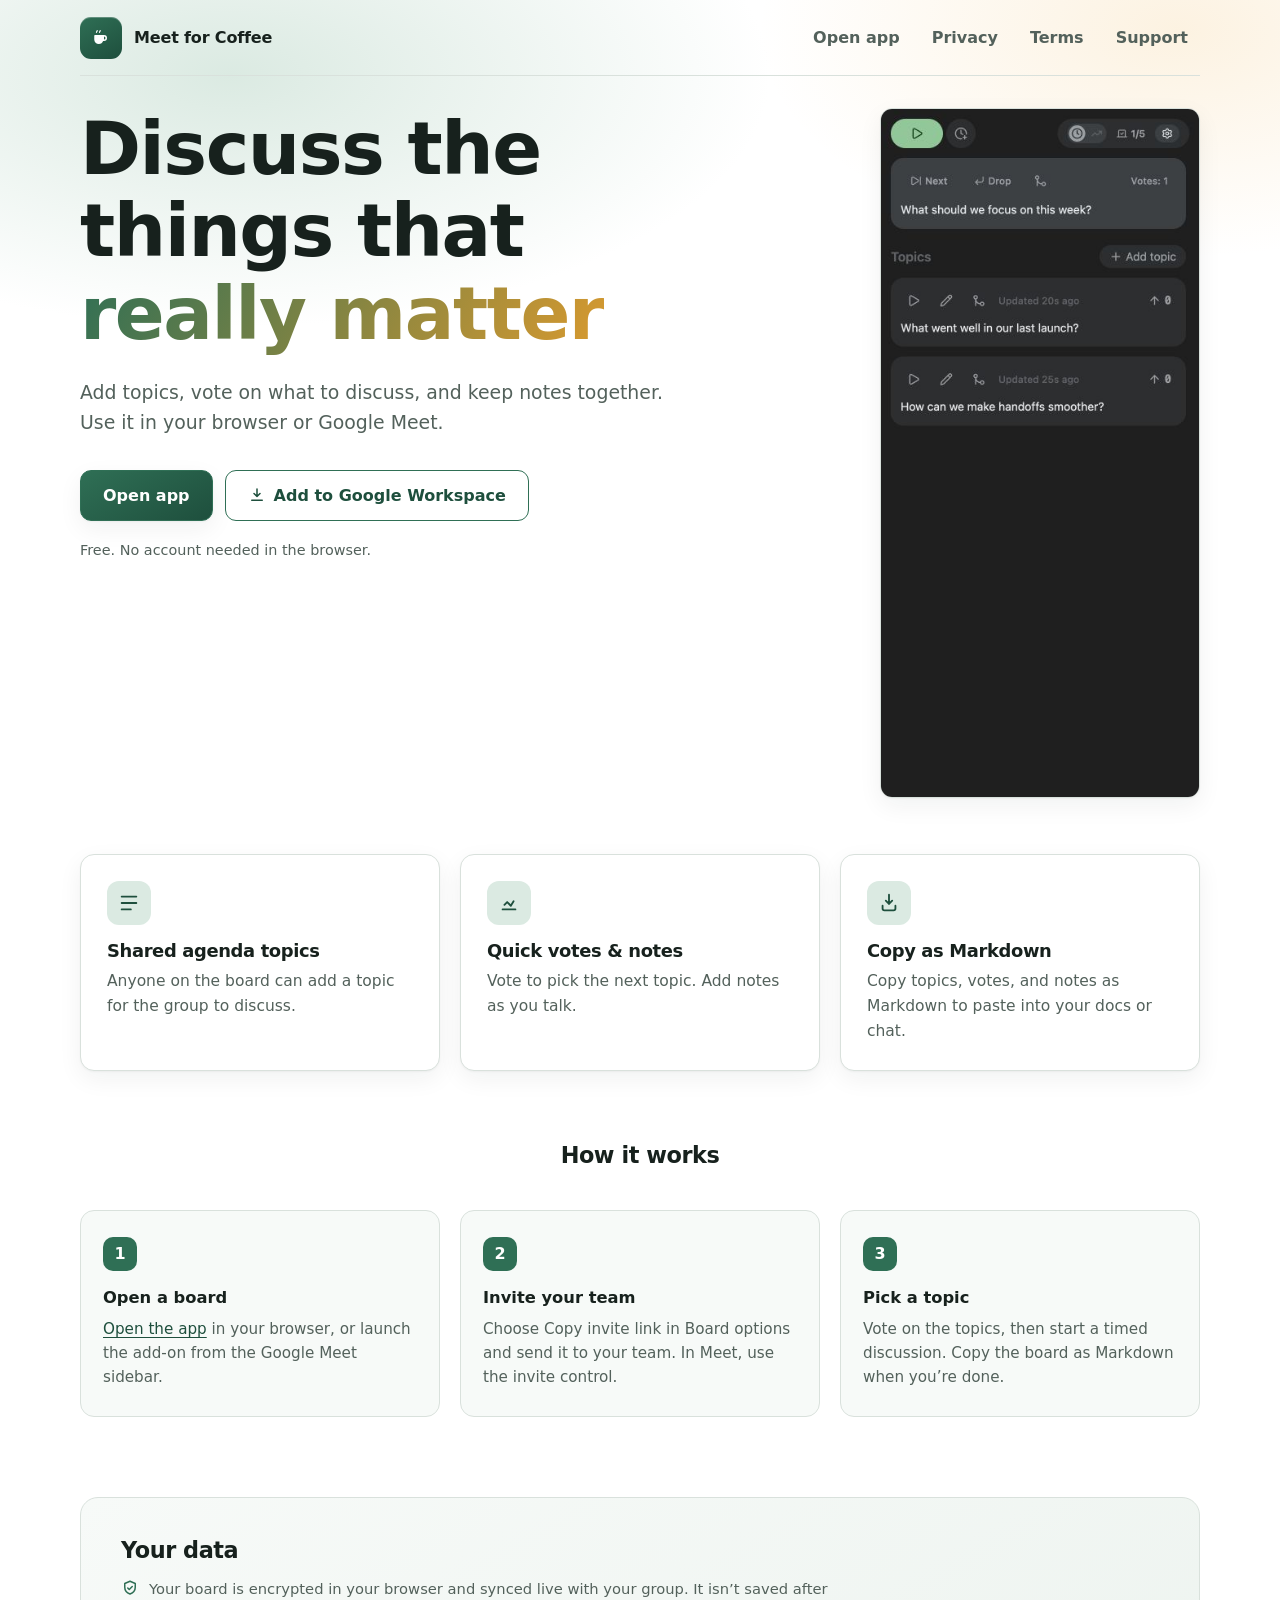
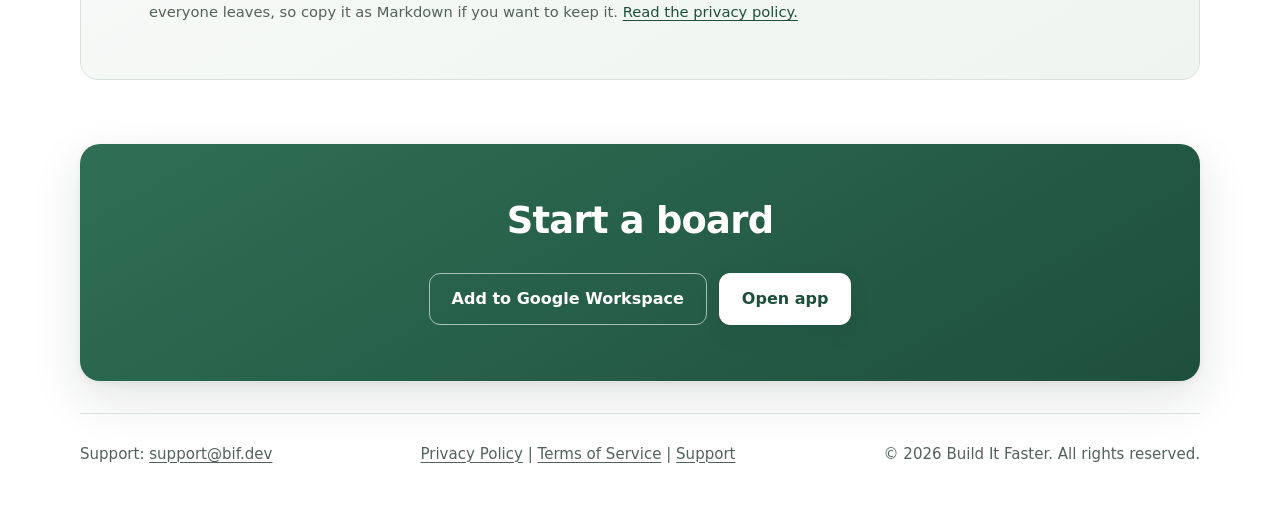
<file: index.html>
<!doctype html>
<html lang="en">
  <head>
    <meta charset="utf-8">
    <meta name="viewport" content="width=device-width, initial-scale=1">
    <meta name="description" content="Free shared agendas, meeting notes, quick votes, and Markdown export. Open Meet for Coffee in your browser or inside Google Meet.">
    <meta name="theme-color" content="#2f6f55">
    <meta property="og:title" content="Meet for Coffee — discuss what actually matters">
    <meta property="og:description" content="Capture agenda topics, notes, and votes in your browser or Google Meet, then export the board as Markdown.">
    <meta property="og:type" content="website">
    <meta property="og:url" content="https://start.coffee/">
    <link rel="canonical" href="https://start.coffee/">
    <title>Meet for Coffee — Shared agendas in your browser &amp; Google Meet</title>
    <script type="module">
      import { installSiteAnalytics } from "./assets/analytics.mjs?v=3.3.3";
      installSiteAnalytics();
    </script>
    <link rel="icon" href="data:image/svg+xml,%3Csvg xmlns='http://www.w3.org/2000/svg' viewBox='0 0 32 32'%3E%3Crect width='32' height='32' rx='8' fill='%232f6f55'/%3E%3Cpath d='M9 12h11a4 4 0 0 1 0 8h-1.2A6 6 0 0 1 13 24h0a6 6 0 0 1-6-6v-5a1 1 0 0 1 1-1h1zm11 2v4a2 2 0 0 0 0-4z' fill='%23fff'/%3E%3C/svg%3E">
    <link rel="stylesheet" href="styles.css?v=20261019">
  </head>
  <body>
    <header class="site-header">
      <a class="brand" href="./" aria-label="Meet for Coffee home">
        <span class="logo" aria-hidden="true">
          <svg viewBox="0 0 32 32" fill="none" xmlns="http://www.w3.org/2000/svg">
            <path d="M9 12h11a4 4 0 0 1 0 8h-1.2A6 6 0 0 1 13 24a6 6 0 0 1-6-6v-5a1 1 0 0 1 1-1h1zm11 2v4a2 2 0 0 0 0-4z" fill="currentColor"/>
            <path d="M11 6c0 1.2-1 1.2-1 2.4M15 6c0 1.2-1 1.2-1 2.4" stroke="currentColor" stroke-width="1.6" stroke-linecap="round"/>
          </svg>
        </span>
        <span>Meet for Coffee</span>
      </a>
      <nav aria-label="Primary navigation">
        <a href="https://app.start.coffee/">Open app</a>
        <a href="./privacy/">Privacy</a>
        <a href="./terms/">Terms</a>
        <a href="./support/">Support</a>
      </nav>
    </header>

    <main>
      <section class="hero">
        <div class="hero-copy">
          <h1>Discuss the things that <span class="accent">really matter</span></h1>
          <p class="lede">Add topics, vote on what to discuss, and keep notes together. Use it in your browser or Google Meet.</p>
          <div class="actions" aria-label="Primary actions">
            <a class="button primary" href="https://app.start.coffee/">Open app</a>
            <a class="button secondary" href="https://workspace.google.com/u/0/marketplace/app/meet_for_coffee/123047162315">
              <svg width="18" height="18" viewBox="0 0 24 24" fill="none" xmlns="http://www.w3.org/2000/svg" aria-hidden="true"><path d="M12 4v10m0 0 4-4m-4 4-4-4M5 19h14" stroke="currentColor" stroke-width="2" stroke-linecap="round" stroke-linejoin="round"/></svg>
              Add to Google Workspace
            </a>
          </div>
          <p class="trust">Free. No account needed in the browser.</p>
        </div>

        <div class="hero-art">
          <figure class="shot">
            <img
              src="assets/standalone-mobile.jpg"
              width="390"
              height="844"
              alt="Meet for Coffee web app on mobile, showing an active discussion, a vote, and two agenda topics"
              fetchpriority="high">
          </figure>
        </div>
      </section>

      <section class="content-grid" aria-label="Features">
        <article>
          <div class="feat-icon" aria-hidden="true">
            <svg viewBox="0 0 24 24" fill="none" xmlns="http://www.w3.org/2000/svg"><path d="M4 5h16M4 12h16M4 19h10" stroke="currentColor" stroke-width="2" stroke-linecap="round"/></svg>
          </div>
          <h2>Shared agenda topics</h2>
          <p>Anyone on the board can add a topic for the group to discuss.</p>
        </article>
        <article>
          <div class="feat-icon" aria-hidden="true">
            <svg viewBox="0 0 24 24" fill="none" xmlns="http://www.w3.org/2000/svg"><path d="M7 14l3-3 4 4 3-5" stroke="currentColor" stroke-width="2" stroke-linecap="round" stroke-linejoin="round"/><path d="M5 19h14" stroke="currentColor" stroke-width="2" stroke-linecap="round"/></svg>
          </div>
          <h2>Quick votes &amp; notes</h2>
          <p>Vote to pick the next topic. Add notes as you talk.</p>
        </article>
        <article>
          <div class="feat-icon" aria-hidden="true">
            <svg viewBox="0 0 24 24" fill="none" xmlns="http://www.w3.org/2000/svg"><path d="M12 3v10m0 0 3.5-3.5M12 13 8.5 9.5" stroke="currentColor" stroke-width="2" stroke-linecap="round" stroke-linejoin="round"/><path d="M5 15v3a2 2 0 0 0 2 2h10a2 2 0 0 0 2-2v-3" stroke="currentColor" stroke-width="2" stroke-linecap="round"/></svg>
          </div>
          <h2>Copy as Markdown</h2>
          <p>Copy topics, votes, and notes as Markdown to paste into your docs or chat.</p>
        </article>
      </section>

      <section class="section" aria-labelledby="how-it-works">
        <div class="section-head">
          <h2 id="how-it-works">How it works</h2>
        </div>
        <div class="steps">
          <div class="step">
            <h3>Open a board</h3>
            <p><a href="https://app.start.coffee/">Open the app</a> in your browser, or launch the add-on from the Google Meet sidebar.</p>
          </div>
          <div class="step">
            <h3>Invite your team</h3>
            <p>Choose Copy invite link in Board options and send it to your team. In Meet, use the invite control.</p>
          </div>
          <div class="step">
            <h3>Pick a topic</h3>
            <p>Vote on the topics, then start a timed discussion. Copy the board as Markdown when you’re done.</p>
          </div>
        </div>
      </section>

      <section class="plain-section" aria-labelledby="about">
        <h2 id="about">Your data</h2>
        <p class="data-note">
          <svg viewBox="0 0 24 24" fill="none" xmlns="http://www.w3.org/2000/svg" aria-hidden="true"><path d="M12 3l7 3v5c0 4.5-3 7.5-7 9-4-1.5-7-4.5-7-9V6l7-3z" stroke="currentColor" stroke-width="2" stroke-linejoin="round"/><path d="M9 12l2 2 4-4" stroke="currentColor" stroke-width="2" stroke-linecap="round" stroke-linejoin="round"/></svg>
          <span>Your board is encrypted in your browser and synced live with your group. It isn’t saved after everyone leaves, so copy it as Markdown if you want to keep it. <a href="./privacy/">Read the privacy policy.</a></span>
        </p>
      </section>

      <section class="cta" aria-labelledby="cta-title">
        <h2 id="cta-title">Start a board</h2>
        <div class="actions" style="justify-content:center">
          <a class="button secondary" href="https://workspace.google.com/u/0/marketplace/app/meet_for_coffee/123047162315">Add to Google Workspace</a>
          <a class="button primary" href="https://app.start.coffee/">Open app</a>
        </div>
      </section>
    </main>

    <footer class="site-footer">
      <p>Support: <a href="mailto:support@bif.dev">support@bif.dev</a></p>
      <p>
        <a href="./privacy/">Privacy Policy</a>
        <span aria-hidden="true">|</span>
        <a href="./terms/">Terms of Service</a>
        <span aria-hidden="true">|</span>
        <a href="./support/">Support</a>
      </p>
      <p>&copy; 2026 Build It Faster. All rights reserved.</p>
    </footer>
  </body>
</html>
</file>
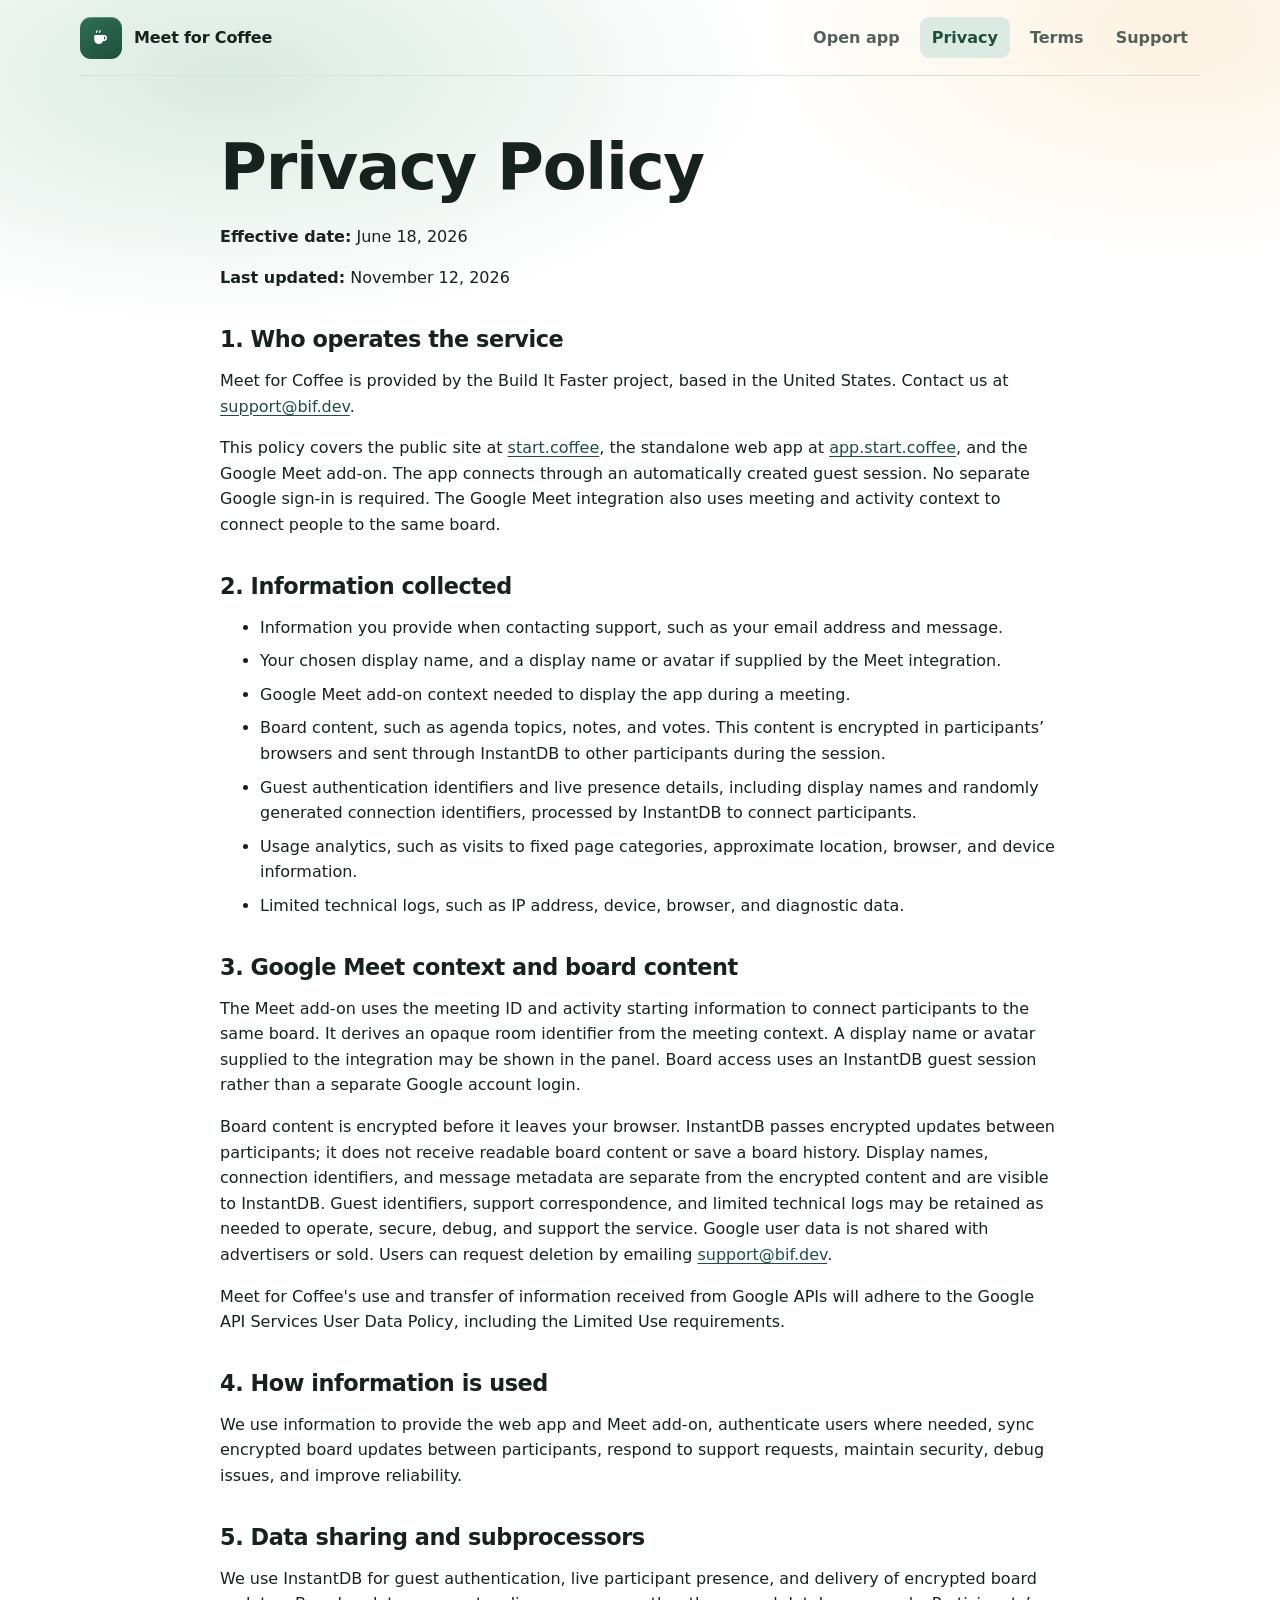
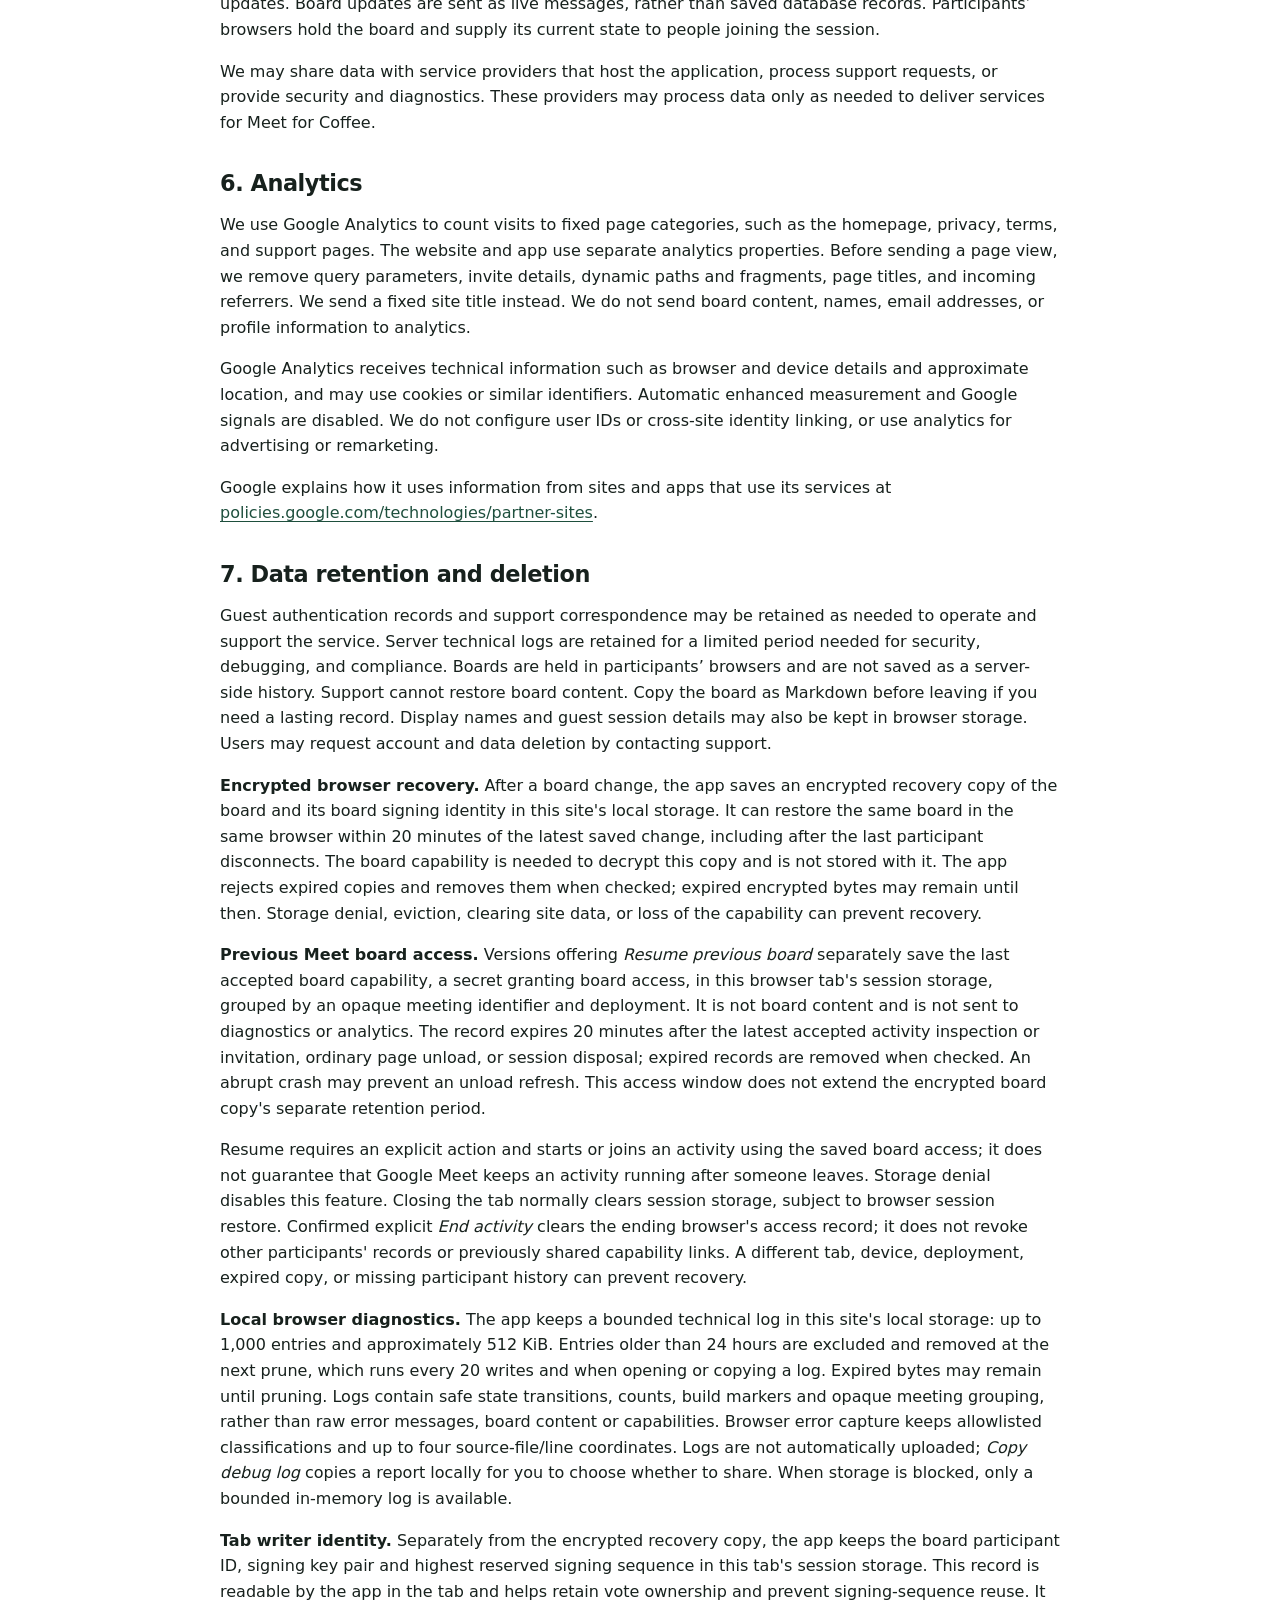
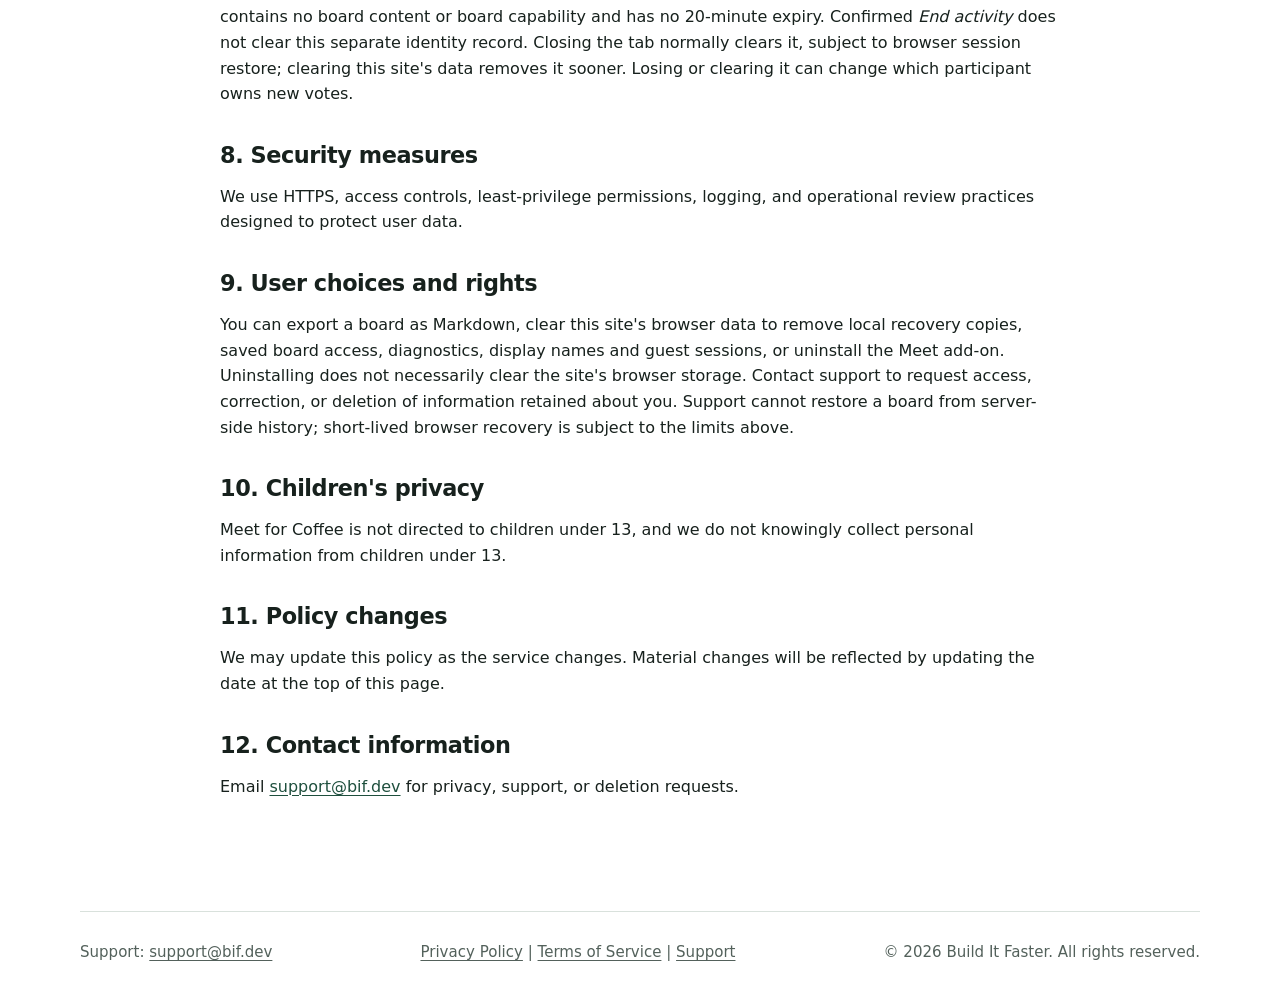
<file: privacy/index.html>
<!doctype html>
<html lang="en">
  <head>
    <meta charset="utf-8">
    <meta name="viewport" content="width=device-width, initial-scale=1">
    <meta name="description" content="Meet for Coffee privacy policy.">
    <link rel="canonical" href="https://start.coffee/privacy/">
    <title>Privacy Policy | Meet for Coffee</title>
    <script type="module">
      import { installSiteAnalytics } from "../assets/analytics.mjs?v=3.3.3";
      installSiteAnalytics();
    </script>
    <link rel="stylesheet" href="../styles.css?v=20261019">
  </head>
  <body>
    <header class="site-header">
      <a class="brand" href="../" aria-label="Meet for Coffee home">
        <span class="logo" aria-hidden="true">
          <svg viewBox="0 0 32 32" fill="none" xmlns="http://www.w3.org/2000/svg">
            <path d="M9 12h11a4 4 0 0 1 0 8h-1.2A6 6 0 0 1 13 24a6 6 0 0 1-6-6v-5a1 1 0 0 1 1-1h1zm11 2v4a2 2 0 0 0 0-4z" fill="currentColor"/>
            <path d="M11 6c0 1.2-1 1.2-1 2.4M15 6c0 1.2-1 1.2-1 2.4" stroke="currentColor" stroke-width="1.6" stroke-linecap="round"/>
          </svg>
        </span>
        <span>Meet for Coffee</span>
      </a>
      <nav aria-label="Primary navigation">
        <a href="https://app.start.coffee/">Open app</a>
        <a href="../privacy/" aria-current="page">Privacy</a>
        <a href="../terms/">Terms</a>
        <a href="../support/">Support</a>
      </nav>
    </header>

    <main class="policy">
      <h1>Privacy Policy</h1>
      <p><strong>Effective date:</strong> June 18, 2026</p>
      <p><strong>Last updated:</strong> November 12, 2026</p>

      <h2>1. Who operates the service</h2>
      <p>Meet for Coffee is provided by the Build It Faster project, based in the United States. Contact us at <a href="mailto:support@bif.dev">support@bif.dev</a>.</p>

      <p>This policy covers the public site at <a href="https://start.coffee/">start.coffee</a>, the standalone web app at <a href="https://app.start.coffee/">app.start.coffee</a>, and the Google Meet add-on. The app connects through an automatically created guest session. No separate Google sign-in is required. The Google Meet integration also uses meeting and activity context to connect people to the same board.</p>

      <h2>2. Information collected</h2>
      <ul>
        <li>Information you provide when contacting support, such as your email address and message.</li>
        <li>Your chosen display name, and a display name or avatar if supplied by the Meet integration.</li>
        <li>Google Meet add-on context needed to display the app during a meeting.</li>
        <li>Board content, such as agenda topics, notes, and votes. This content is encrypted in participants’ browsers and sent through InstantDB to other participants during the session.</li>
        <li>Guest authentication identifiers and live presence details, including display names and randomly generated connection identifiers, processed by InstantDB to connect participants.</li>
        <li>Usage analytics, such as visits to fixed page categories, approximate location, browser, and device information.</li>
        <li>Limited technical logs, such as IP address, device, browser, and diagnostic data.</li>
      </ul>

      <h2>3. Google Meet context and board content</h2>
      <p>The Meet add-on uses the meeting ID and activity starting information to connect participants to the same board. It derives an opaque room identifier from the meeting context. A display name or avatar supplied to the integration may be shown in the panel. Board access uses an InstantDB guest session rather than a separate Google account login.</p>
      <p>Board content is encrypted before it leaves your browser. InstantDB passes encrypted updates between participants; it does not receive readable board content or save a board history. Display names, connection identifiers, and message metadata are separate from the encrypted content and are visible to InstantDB. Guest identifiers, support correspondence, and limited technical logs may be retained as needed to operate, secure, debug, and support the service. Google user data is not shared with advertisers or sold. Users can request deletion by emailing <a href="mailto:support@bif.dev">support@bif.dev</a>.</p>
      <p>Meet for Coffee's use and transfer of information received from Google APIs will adhere to the Google API Services User Data Policy, including the Limited Use requirements.</p>

      <h2>4. How information is used</h2>
      <p>We use information to provide the web app and Meet add-on, authenticate users where needed, sync encrypted board updates between participants, respond to support requests, maintain security, debug issues, and improve reliability.</p>

      <h2>5. Data sharing and subprocessors</h2>
      <p>We use InstantDB for guest authentication, live participant presence, and delivery of encrypted board updates. Board updates are sent as live messages, rather than saved database records. Participants’ browsers hold the board and supply its current state to people joining the session.</p>
      <p>We may share data with service providers that host the application, process support requests, or provide security and diagnostics. These providers may process data only as needed to deliver services for Meet for Coffee.</p>

      <h2>6. Analytics</h2>
      <p>We use Google Analytics to count visits to fixed page categories, such as the homepage, privacy, terms, and support pages. The website and app use separate analytics properties. Before sending a page view, we remove query parameters, invite details, dynamic paths and fragments, page titles, and incoming referrers. We send a fixed site title instead. We do not send board content, names, email addresses, or profile information to analytics.
      </p>
      <p>Google Analytics receives technical information such as browser and device details and approximate location, and may use cookies or similar identifiers. Automatic enhanced measurement and Google signals are disabled. We do not configure user IDs or cross-site identity linking, or use analytics for advertising or remarketing.</p>
      <p>Google explains how it uses information from sites and apps that use its services at <a href="https://policies.google.com/technologies/partner-sites">policies.google.com/technologies/partner-sites</a>.</p>

      <h2>7. Data retention and deletion</h2>
      <p>Guest authentication records and support correspondence may be retained as needed to operate and support the service. Server technical logs are retained for a limited period needed for security, debugging, and compliance. Boards are held in participants’ browsers and are not saved as a server-side history. Support cannot restore board content. Copy the board as Markdown before leaving if you need a lasting record. Display names and guest session details may also be kept in browser storage. Users may request account and data deletion by contacting support.</p>
      <p><strong>Encrypted browser recovery.</strong> After a board change, the app saves an encrypted recovery copy of the board and its board signing identity in this site's local storage. It can restore the same board in the same browser within 20 minutes of the latest saved change, including after the last participant disconnects. The board capability is needed to decrypt this copy and is not stored with it. The app rejects expired copies and removes them when checked; expired encrypted bytes may remain until then. Storage denial, eviction, clearing site data, or loss of the capability can prevent recovery.</p>
      <p><strong>Previous Meet board access.</strong> Versions offering <em>Resume previous board</em> separately save the last accepted board capability, a secret granting board access, in this browser tab's session storage, grouped by an opaque meeting identifier and deployment. It is not board content and is not sent to diagnostics or analytics. The record expires 20 minutes after the latest accepted activity inspection or invitation, ordinary page unload, or session disposal; expired records are removed when checked. An abrupt crash may prevent an unload refresh. This access window does not extend the encrypted board copy's separate retention period.</p>
      <p>Resume requires an explicit action and starts or joins an activity using the saved board access; it does not guarantee that Google Meet keeps an activity running after someone leaves. Storage denial disables this feature. Closing the tab normally clears session storage, subject to browser session restore. Confirmed explicit <em>End activity</em> clears the ending browser's access record; it does not revoke other participants' records or previously shared capability links. A different tab, device, deployment, expired copy, or missing participant history can prevent recovery.</p>
      <p><strong>Local browser diagnostics.</strong> The app keeps a bounded technical log in this site's local storage: up to 1,000 entries and approximately 512 KiB. Entries older than 24 hours are excluded and removed at the next prune, which runs every 20 writes and when opening or copying a log. Expired bytes may remain until pruning. Logs contain safe state transitions, counts, build markers and opaque meeting grouping, rather than raw error messages, board content or capabilities. Browser error capture keeps allowlisted classifications and up to four source-file/line coordinates. Logs are not automatically uploaded; <em>Copy debug log</em> copies a report locally for you to choose whether to share. When storage is blocked, only a bounded in-memory log is available.</p>

      <p><strong>Tab writer identity.</strong> Separately from the encrypted recovery copy, the app keeps the board participant ID, signing key pair and highest reserved signing sequence in this tab's session storage. This record is readable by the app in the tab and helps retain vote ownership and prevent signing-sequence reuse. It contains no board content or board capability and has no 20-minute expiry. Confirmed <em>End activity</em> does not clear this separate identity record. Closing the tab normally clears it, subject to browser session restore; clearing this site's data removes it sooner. Losing or clearing it can change which participant owns new votes.</p>

      <h2>8. Security measures</h2>
      <p>We use HTTPS, access controls, least-privilege permissions, logging, and operational review practices designed to protect user data.</p>

      <h2>9. User choices and rights</h2>
      <p>You can export a board as Markdown, clear this site's browser data to remove local recovery copies, saved board access, diagnostics, display names and guest sessions, or uninstall the Meet add-on. Uninstalling does not necessarily clear the site's browser storage. Contact support to request access, correction, or deletion of information retained about you. Support cannot restore a board from server-side history; short-lived browser recovery is subject to the limits above.</p>

      <h2>10. Children's privacy</h2>
      <p>Meet for Coffee is not directed to children under 13, and we do not knowingly collect personal information from children under 13.</p>

      <h2>11. Policy changes</h2>
      <p>We may update this policy as the service changes. Material changes will be reflected by updating the date at the top of this page.</p>

      <h2>12. Contact information</h2>
      <p>Email <a href="mailto:support@bif.dev">support@bif.dev</a> for privacy, support, or deletion requests.</p>
    </main>

    <footer class="site-footer">
      <p>Support: <a href="mailto:support@bif.dev">support@bif.dev</a></p>
      <p>
        <a href="../privacy/">Privacy Policy</a>
        <span aria-hidden="true">|</span>
        <a href="../terms/">Terms of Service</a>
        <span aria-hidden="true">|</span>
        <a href="../support/">Support</a>
      </p>
      <p>&copy; 2026 Build It Faster. All rights reserved.</p>
    </footer>
  </body>
</html>
</file>
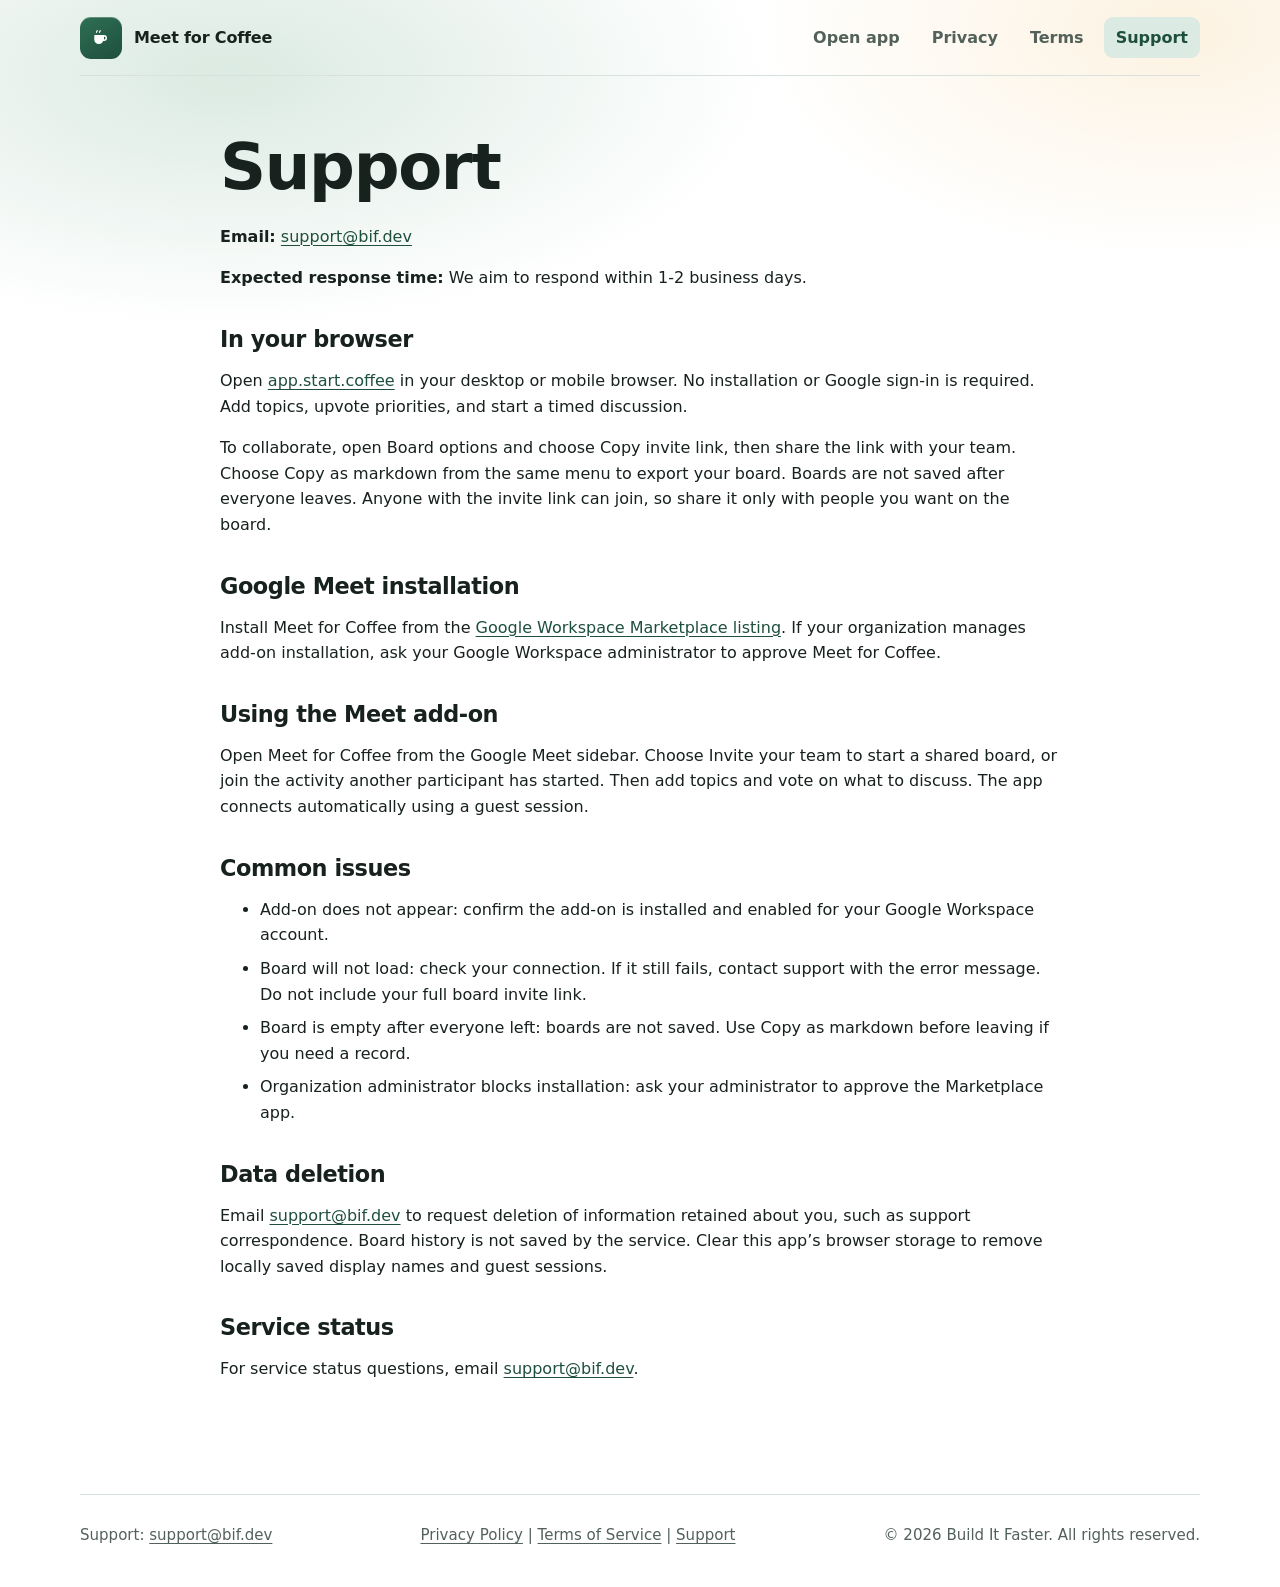
<file: support/index.html>
<!doctype html>
<html lang="en">
  <head>
    <meta charset="utf-8">
    <meta name="viewport" content="width=device-width, initial-scale=1">
    <meta name="description" content="Meet for Coffee support and setup help.">
    <link rel="canonical" href="https://start.coffee/support/">
    <title>Support | Meet for Coffee</title>
    <script type="module">
      import { installSiteAnalytics } from "../assets/analytics.mjs?v=3.3.3";
      installSiteAnalytics();
    </script>
    <link rel="stylesheet" href="../styles.css?v=20261019">
  </head>
  <body>
    <header class="site-header">
      <a class="brand" href="../" aria-label="Meet for Coffee home">
        <span class="logo" aria-hidden="true">
          <svg viewBox="0 0 32 32" fill="none" xmlns="http://www.w3.org/2000/svg">
            <path d="M9 12h11a4 4 0 0 1 0 8h-1.2A6 6 0 0 1 13 24a6 6 0 0 1-6-6v-5a1 1 0 0 1 1-1h1zm11 2v4a2 2 0 0 0 0-4z" fill="currentColor"/>
            <path d="M11 6c0 1.2-1 1.2-1 2.4M15 6c0 1.2-1 1.2-1 2.4" stroke="currentColor" stroke-width="1.6" stroke-linecap="round"/>
          </svg>
        </span>
        <span>Meet for Coffee</span>
      </a>
      <nav aria-label="Primary navigation">
        <a href="https://app.start.coffee/">Open app</a>
        <a href="../privacy/">Privacy</a>
        <a href="../terms/">Terms</a>
        <a href="../support/" aria-current="page">Support</a>
      </nav>
    </header>

    <main class="policy">
      <h1>Support</h1>
      <p><strong>Email:</strong> <a href="mailto:support@bif.dev">support@bif.dev</a></p>
      <p><strong>Expected response time:</strong> We aim to respond within 1-2 business days.</p>

      <h2 id="using-the-web-app">In your browser</h2>
      <p>Open <a href="https://app.start.coffee/">app.start.coffee</a> in your desktop or mobile browser. No installation or Google sign-in is required. Add topics, upvote priorities, and start a timed discussion.</p>
      <p>To collaborate, open Board options and choose Copy invite link, then share the link with your team. Choose Copy as markdown from the same menu to export your board. Boards are not saved after everyone leaves. Anyone with the invite link can join, so share it only with people you want on the board.</p>

      <h2 id="installation">Google Meet installation</h2>
      <p>Install Meet for Coffee from the <a href="https://workspace.google.com/u/0/marketplace/app/meet_for_coffee/123047162315">Google Workspace Marketplace listing</a>. If your organization manages add-on installation, ask your Google Workspace administrator to approve Meet for Coffee.</p>

      <h2 id="using-the-meet-add-on">Using the Meet add-on</h2>
      <p>Open Meet for Coffee from the Google Meet sidebar. Choose Invite your team to start a shared board, or join the activity another participant has started. Then add topics and vote on what to discuss. The app connects automatically using a guest session.</p>

      <h2>Common issues</h2>
      <ul>
        <li>Add-on does not appear: confirm the add-on is installed and enabled for your Google Workspace account.</li>
        <li>Board will not load: check your connection. If it still fails, contact support with the error message. Do not include your full board invite link.</li>
        <li>Board is empty after everyone left: boards are not saved. Use Copy as markdown before leaving if you need a record.</li>
        <li>Organization administrator blocks installation: ask your administrator to approve the Marketplace app.</li>
      </ul>

      <h2>Data deletion</h2>
      <p>Email <a href="mailto:support@bif.dev">support@bif.dev</a> to request deletion of information retained about you, such as support correspondence. Board history is not saved by the service. Clear this app’s browser storage to remove locally saved display names and guest sessions.</p>

      <h2>Service status</h2>
      <p>For service status questions, email <a href="mailto:support@bif.dev">support@bif.dev</a>.</p>
    </main>

    <footer class="site-footer">
      <p>Support: <a href="mailto:support@bif.dev">support@bif.dev</a></p>
      <p>
        <a href="../privacy/">Privacy Policy</a>
        <span aria-hidden="true">|</span>
        <a href="../terms/">Terms of Service</a>
        <span aria-hidden="true">|</span>
        <a href="../support/">Support</a>
      </p>
      <p>&copy; 2026 Build It Faster. All rights reserved.</p>
    </footer>
  </body>
</html>
</file>
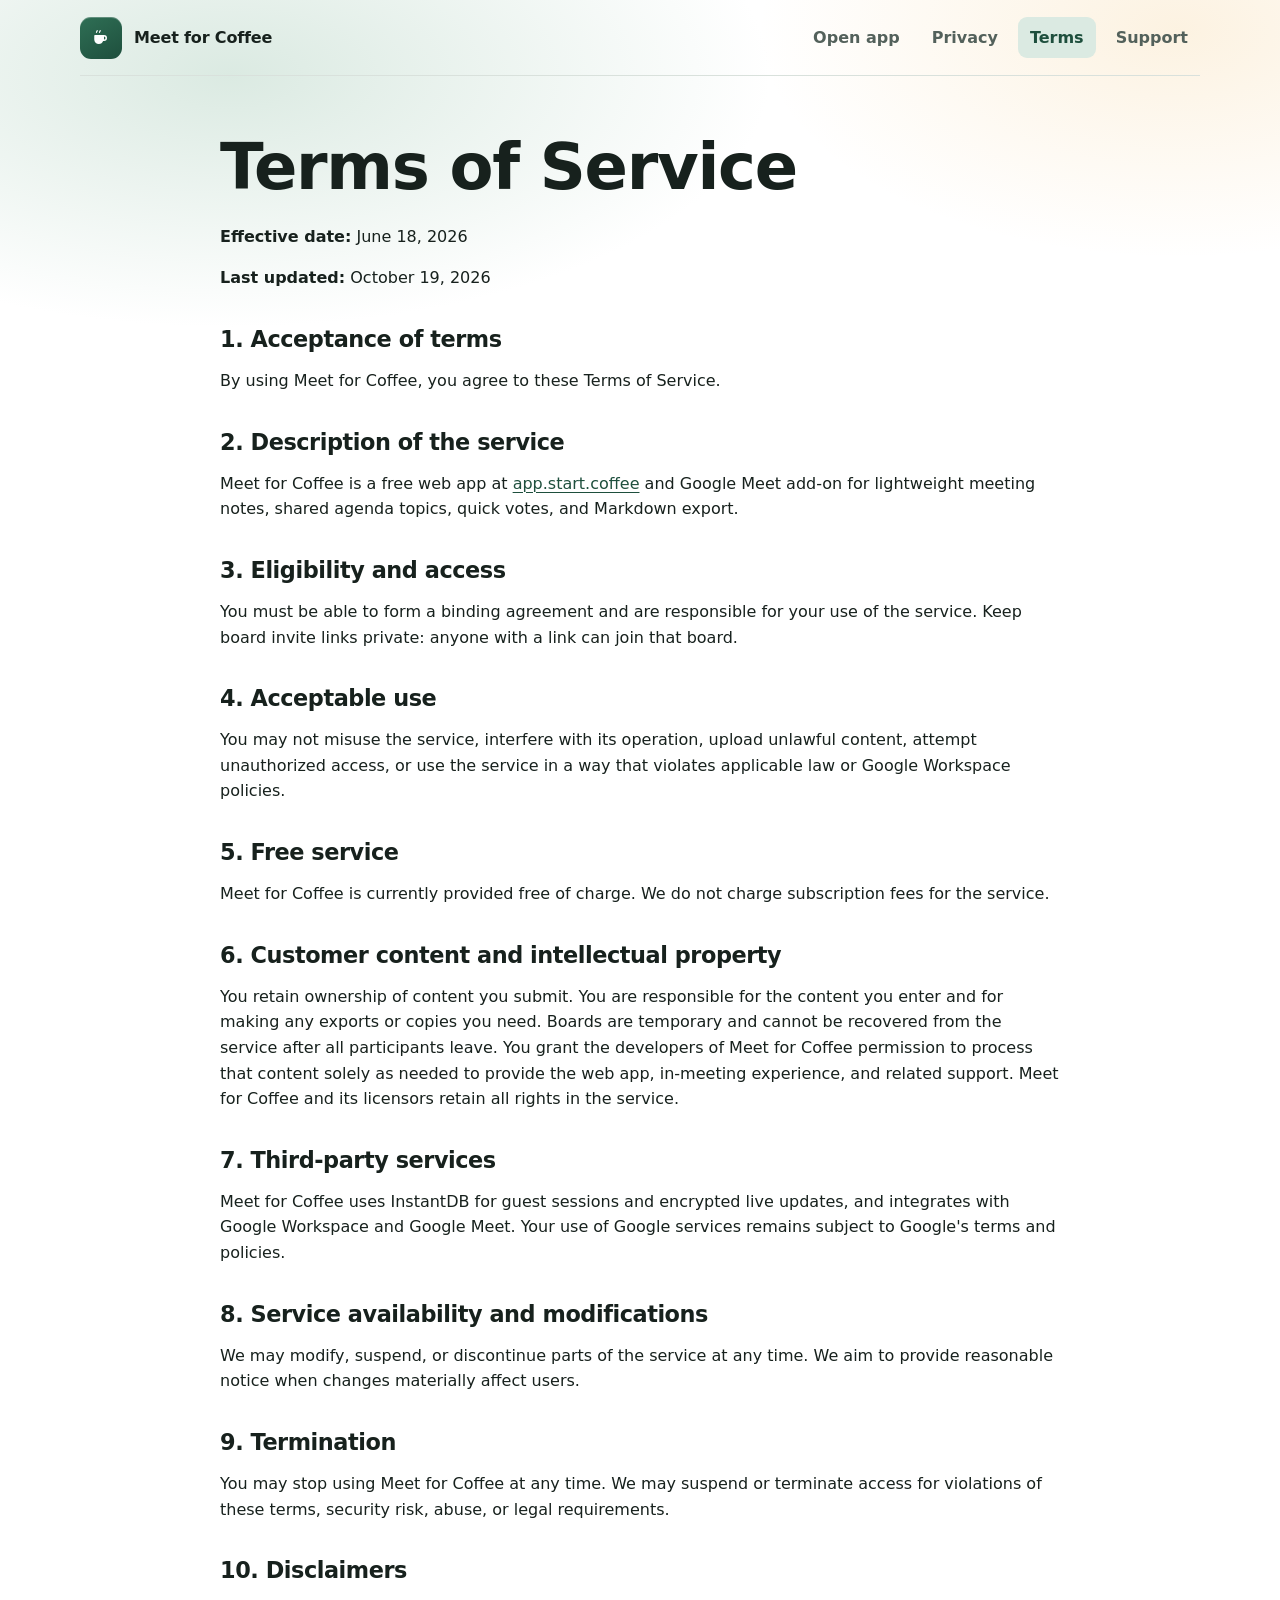
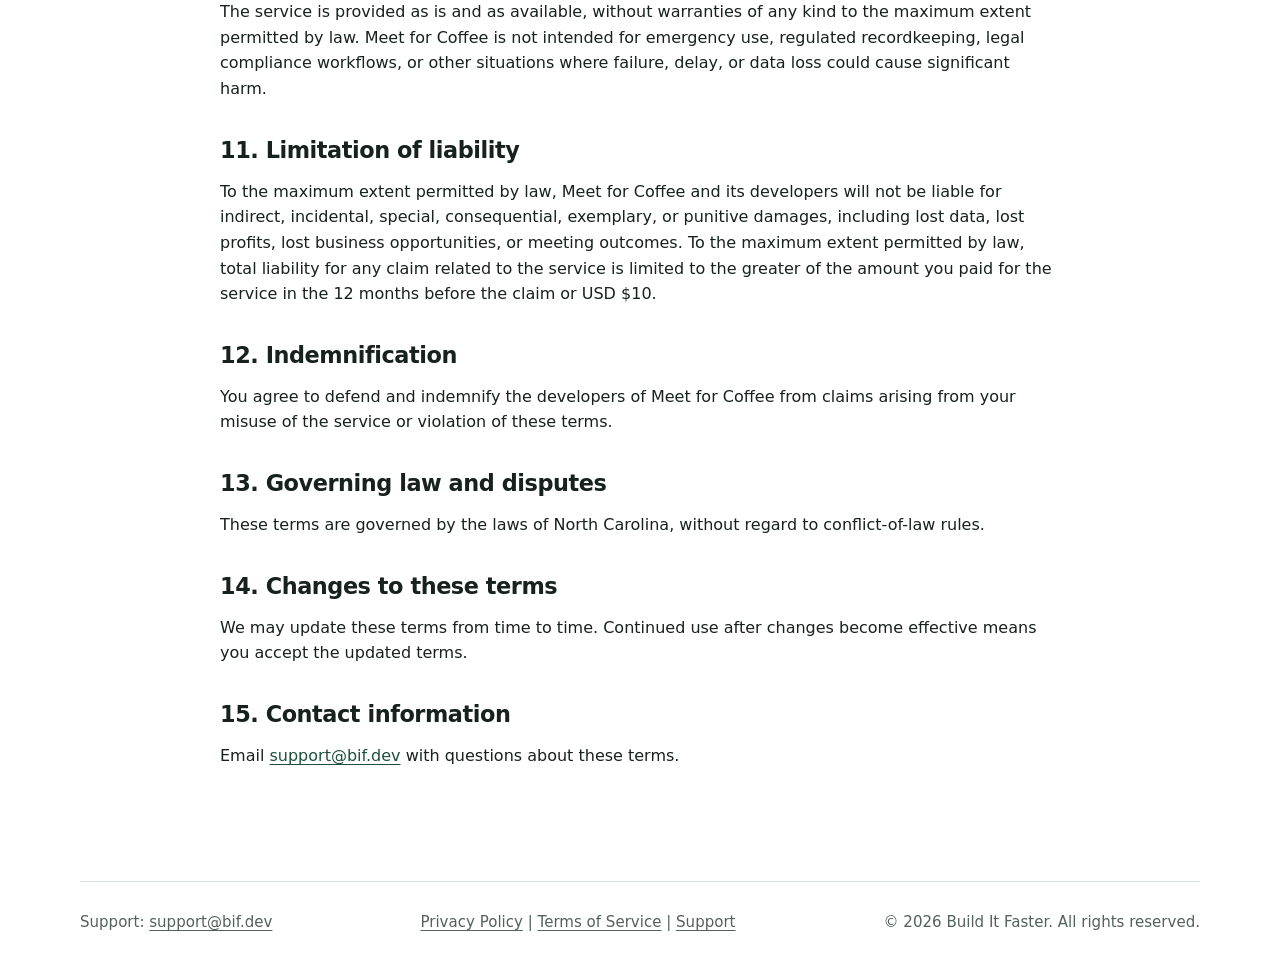
<file: terms/index.html>
<!doctype html>
<html lang="en">
  <head>
    <meta charset="utf-8">
    <meta name="viewport" content="width=device-width, initial-scale=1">
    <meta name="description" content="Meet for Coffee terms of service.">
    <link rel="canonical" href="https://start.coffee/terms/">
    <title>Terms of Service | Meet for Coffee</title>
    <script type="module">
      import { installSiteAnalytics } from "../assets/analytics.mjs?v=3.3.3";
      installSiteAnalytics();
    </script>
    <link rel="stylesheet" href="../styles.css?v=20261019">
  </head>
  <body>
    <header class="site-header">
      <a class="brand" href="../" aria-label="Meet for Coffee home">
        <span class="logo" aria-hidden="true">
          <svg viewBox="0 0 32 32" fill="none" xmlns="http://www.w3.org/2000/svg">
            <path d="M9 12h11a4 4 0 0 1 0 8h-1.2A6 6 0 0 1 13 24a6 6 0 0 1-6-6v-5a1 1 0 0 1 1-1h1zm11 2v4a2 2 0 0 0 0-4z" fill="currentColor"/>
            <path d="M11 6c0 1.2-1 1.2-1 2.4M15 6c0 1.2-1 1.2-1 2.4" stroke="currentColor" stroke-width="1.6" stroke-linecap="round"/>
          </svg>
        </span>
        <span>Meet for Coffee</span>
      </a>
      <nav aria-label="Primary navigation">
        <a href="https://app.start.coffee/">Open app</a>
        <a href="../privacy/">Privacy</a>
        <a href="../terms/" aria-current="page">Terms</a>
        <a href="../support/">Support</a>
      </nav>
    </header>

    <main class="policy">
      <h1>Terms of Service</h1>
      <p><strong>Effective date:</strong> June 18, 2026</p>
      <p><strong>Last updated:</strong> October 19, 2026</p>

      <h2>1. Acceptance of terms</h2>
      <p>By using Meet for Coffee, you agree to these Terms of Service.</p>

      <h2>2. Description of the service</h2>
      <p>Meet for Coffee is a free web app at <a href="https://app.start.coffee/">app.start.coffee</a> and Google Meet add-on for lightweight meeting notes, shared agenda topics, quick votes, and Markdown export.</p>

      <h2>3. Eligibility and access</h2>
      <p>You must be able to form a binding agreement and are responsible for your use of the service. Keep board invite links private: anyone with a link can join that board.</p>

      <h2>4. Acceptable use</h2>
      <p>You may not misuse the service, interfere with its operation, upload unlawful content, attempt unauthorized access, or use the service in a way that violates applicable law or Google Workspace policies.</p>

      <h2>5. Free service</h2>
      <p>Meet for Coffee is currently provided free of charge. We do not charge subscription fees for the service.</p>

      <h2>6. Customer content and intellectual property</h2>
      <p>You retain ownership of content you submit. You are responsible for the content you enter and for making any exports or copies you need. Boards are temporary and cannot be recovered from the service after all participants leave. You grant the developers of Meet for Coffee permission to process that content solely as needed to provide the web app, in-meeting experience, and related support. Meet for Coffee and its licensors retain all rights in the service.</p>

      <h2>7. Third-party services</h2>
      <p>Meet for Coffee uses InstantDB for guest sessions and encrypted live updates, and integrates with Google Workspace and Google Meet. Your use of Google services remains subject to Google's terms and policies.</p>

      <h2>8. Service availability and modifications</h2>
      <p>We may modify, suspend, or discontinue parts of the service at any time. We aim to provide reasonable notice when changes materially affect users.</p>

      <h2>9. Termination</h2>
      <p>You may stop using Meet for Coffee at any time. We may suspend or terminate access for violations of these terms, security risk, abuse, or legal requirements.</p>

      <h2>10. Disclaimers</h2>
      <p>The service is provided as is and as available, without warranties of any kind to the maximum extent permitted by law. Meet for Coffee is not intended for emergency use, regulated recordkeeping, legal compliance workflows, or other situations where failure, delay, or data loss could cause significant harm.</p>

      <h2>11. Limitation of liability</h2>
      <p>To the maximum extent permitted by law, Meet for Coffee and its developers will not be liable for indirect, incidental, special, consequential, exemplary, or punitive damages, including lost data, lost profits, lost business opportunities, or meeting outcomes. To the maximum extent permitted by law, total liability for any claim related to the service is limited to the greater of the amount you paid for the service in the 12 months before the claim or USD $10.</p>

      <h2>12. Indemnification</h2>
      <p>You agree to defend and indemnify the developers of Meet for Coffee from claims arising from your misuse of the service or violation of these terms.</p>

      <h2>13. Governing law and disputes</h2>
      <p>These terms are governed by the laws of North Carolina, without regard to conflict-of-law rules.</p>

      <h2>14. Changes to these terms</h2>
      <p>We may update these terms from time to time. Continued use after changes become effective means you accept the updated terms.</p>

      <h2>15. Contact information</h2>
      <p>Email <a href="mailto:support@bif.dev">support@bif.dev</a> with questions about these terms.</p>
    </main>

    <footer class="site-footer">
      <p>Support: <a href="mailto:support@bif.dev">support@bif.dev</a></p>
      <p>
        <a href="../privacy/">Privacy Policy</a>
        <span aria-hidden="true">|</span>
        <a href="../terms/">Terms of Service</a>
        <span aria-hidden="true">|</span>
        <a href="../support/">Support</a>
      </p>
      <p>&copy; 2026 Build It Faster. All rights reserved.</p>
    </footer>
  </body>
</html>
</file>
<file: styles.css>
:root {
  color-scheme: light dark;
  --ink: #17211d;
  --muted: #53615b;
  --line: #d9e1dc;
  --surface: #f7faf8;
  --surface-2: #eef4f0;
  --accent: #2f6f55;
  --accent-dark: #1e4f3d;
  --accent-soft: #dbeae2;
  --warm: #f0b85a;
  --warm-dark: #d99a2f;
  --white: #ffffff;
  --bg: #ffffff;
  --card: #ffffff;
  --shadow: 0 1px 2px rgba(23, 33, 29, 0.04), 0 8px 24px rgba(23, 33, 29, 0.06);
  --shadow-lg: 0 2px 6px rgba(23, 33, 29, 0.06), 0 18px 50px rgba(23, 33, 29, 0.12);
  --radius: 14px;
  font-family: Inter, ui-sans-serif, system-ui, -apple-system, BlinkMacSystemFont, "Segoe UI", sans-serif;
}

@media (prefers-color-scheme: dark) {
  :root {
    --ink: #e8efea;
    --muted: #9fb0a8;
    --line: #2a3833;
    --surface: #16201c;
    --surface-2: #1b2723;
    --accent: #4f9d7c;
    --accent-dark: #79c2a2;
    --accent-soft: #1f3a2e;
    --white: #ffffff;
    --bg: #0e1613;
    --card: #14201b;
    --shadow: 0 1px 2px rgba(0, 0, 0, 0.3), 0 8px 24px rgba(0, 0, 0, 0.35);
    --shadow-lg: 0 2px 6px rgba(0, 0, 0, 0.35), 0 18px 50px rgba(0, 0, 0, 0.5);
  }
}

* {
  box-sizing: border-box;
}

html {
  scroll-behavior: smooth;
}

body {
  margin: 0;
  color: var(--ink);
  background:
    radial-gradient(900px 420px at 18% 75px, var(--accent-soft), transparent 60%),
    radial-gradient(700px 380px at 92% 30px, rgba(240, 184, 90, 0.18), transparent 60%),
    var(--bg);
  line-height: 1.6;
  -webkit-font-smoothing: antialiased;
}

a {
  color: var(--accent-dark);
  text-decoration-thickness: 0.08em;
  text-underline-offset: 0.18em;
}

.site-header,
.site-footer,
main {
  width: min(1120px, calc(100% - 32px));
  margin: 0 auto;
}

.site-header {
  min-height: 76px;
  display: flex;
  align-items: center;
  justify-content: space-between;
  gap: 24px;
  border-bottom: 1px solid var(--line);
}

.brand {
  display: inline-flex;
  align-items: center;
  gap: 12px;
  color: var(--ink);
  font-weight: 800;
  text-decoration: none;
  letter-spacing: -0.01em;
}

.logo {
  width: 42px;
  height: 42px;
  display: inline-grid;
  place-items: center;
  border-radius: 11px;
  background: linear-gradient(150deg, var(--accent), var(--accent-dark));
  color: var(--white);
  font-size: 0.92rem;
  letter-spacing: 0;
  box-shadow: inset 0 1px 0 rgba(255, 255, 255, 0.25);
}

.logo svg {
  width: 24px;
  height: 24px;
}

nav {
  display: flex;
  flex-wrap: wrap;
  gap: 8px;
  font-weight: 650;
}

nav a {
  color: var(--muted);
  text-decoration: none;
  padding: 8px 12px;
  border-radius: 9px;
  transition: color 0.15s ease, background 0.15s ease;
}

nav a[aria-current="page"],
nav a:hover {
  color: var(--accent-dark);
  background: var(--accent-soft);
}

a:focus-visible {
  outline: 3px solid var(--accent-dark);
  outline-offset: 4px;
}

/* ---------- Hero ---------- */

.hero {
  position: relative;
  display: grid;
  grid-template-columns: 1.1fr 0.9fr;
  align-items: start;
  gap: 56px;
  padding: 32px 0 40px;
}

.hero-copy { min-width: 0; }


h1,
h2 {
  line-height: 1.12;
  margin: 0;
  letter-spacing: -0.02em;
}

h1 {
  max-width: 760px;
  font-size: clamp(2.5rem, 6vw, 4.6rem);
  font-weight: 820;
}

h1 .accent {
  background: linear-gradient(120deg, var(--accent), var(--warm-dark));
  -webkit-background-clip: text;
  background-clip: text;
  color: transparent;
}

h2 {
  font-size: 1.4rem;
  margin-bottom: 14px;
}

.lede {
  max-width: 620px;
  color: var(--muted);
  font-size: 1.18rem;
  margin: 22px 0 0;
}

.actions {
  display: flex;
  flex-wrap: wrap;
  gap: 12px;
  margin-top: 32px;
}

.button {
  min-height: 48px;
  display: inline-flex;
  align-items: center;
  justify-content: center;
  gap: 8px;
  padding: 12px 22px;
  border: 1px solid var(--accent);
  border-radius: 11px;
  font-weight: 720;
  text-decoration: none;
  transition: transform 0.12s ease, box-shadow 0.18s ease, background 0.18s ease;
}

.button.primary {
  background: linear-gradient(150deg, var(--accent), var(--accent-dark));
  color: var(--white);
  box-shadow: var(--shadow);
}

.button.primary:hover {
  transform: translateY(-2px);
  box-shadow: var(--shadow-lg);
}

.button.secondary {
  background: var(--card);
  color: var(--accent-dark);
}

.button.secondary:hover {
  transform: translateY(-2px);
  background: var(--surface);
}

.trust {
  margin: 18px 0 0;
  color: var(--muted);
  font-size: 0.9rem;
}

/* ---------- App screenshot (hero) ---------- */

.hero-art {
  justify-self: end;
  width: 100%;
  max-width: 320px;
}

.shot {
  margin: 0;
  width: 100%;
}

.shot img {
  display: block;
  width: 100%;
  height: auto;
  border-radius: 12px;
  border: 1px solid var(--line);
  box-shadow: var(--shadow);
}

@media (max-width: 900px) {
  .hero-art {
    justify-self: center;
    max-width: 300px;
  }
}

@media (prefers-reduced-motion: reduce) {
  html { scroll-behavior: auto; }
}

/* ---------- Feature cards ---------- */

.content-grid {
  display: grid;
  grid-template-columns: repeat(3, minmax(0, 1fr));
  gap: 20px;
  padding: 16px 0 8px;
}

.content-grid article {
  background: var(--card);
  border: 1px solid var(--line);
  border-radius: var(--radius);
  padding: 26px;
  box-shadow: var(--shadow);
  transition: transform 0.15s ease, box-shadow 0.2s ease;
}

.content-grid article:hover {
  transform: translateY(-3px);
  box-shadow: var(--shadow-lg);
}

.feat-icon {
  width: 44px;
  height: 44px;
  display: grid;
  place-items: center;
  border-radius: 12px;
  background: var(--accent-soft);
  color: var(--accent-dark);
  margin-bottom: 16px;
}

.feat-icon svg { width: 22px; height: 22px; }

.content-grid h2 { font-size: 1.12rem; margin-bottom: 8px; }
.content-grid p { margin: 0; color: var(--muted); font-size: 0.97rem; }

/* ---------- Steps + about ---------- */

.section-head {
  text-align: center;
  max-width: 640px;
  margin: 0 auto 8px;
}

.section-head p { color: var(--muted); margin-top: 10px; }

.steps {
  display: grid;
  grid-template-columns: repeat(3, 1fr);
  gap: 20px;
  padding: 28px 0 8px;
  counter-reset: step;
}

.step {
  position: relative;
  padding: 26px 22px;
  background: var(--surface);
  border: 1px solid var(--line);
  border-radius: var(--radius);
}

.step::before {
  counter-increment: step;
  content: counter(step);
  display: grid;
  place-items: center;
  width: 34px;
  height: 34px;
  border-radius: 10px;
  background: var(--accent);
  color: var(--white);
  font-weight: 800;
  margin-bottom: 14px;
}

.step h3 { margin: 0 0 6px; font-size: 1.02rem; }
.step p { margin: 0; color: var(--muted); font-size: 0.95rem; }

.section {
  padding: 64px 0 16px;
}

.plain-section {
  background: linear-gradient(150deg, var(--surface), var(--surface-2));
  border: 1px solid var(--line);
  border-radius: 18px;
  padding: 40px;
  margin: 56px 0 16px;
}

.plain-section h2 { margin-bottom: 12px; }
.plain-section p { max-width: 760px; color: var(--muted); }

.data-note {
  display: flex;
  gap: 10px;
  align-items: flex-start;
  margin-top: 14px;
  font-size: 0.92rem;
  color: var(--muted);
}

.data-note svg { flex: none; width: 18px; height: 18px; color: var(--accent); margin-top: 2px; }

/* ---------- CTA ---------- */

.cta {
  text-align: center;
  background: linear-gradient(150deg, var(--accent), var(--accent-dark));
  color: var(--white);
  border-radius: 20px;
  padding: 56px 32px;
  margin: 64px 0 16px;
  box-shadow: var(--shadow-lg);
}

.cta h2 { color: var(--white); font-size: clamp(1.6rem, 3.4vw, 2.3rem); }
.cta p { color: rgba(255, 255, 255, 0.86); max-width: 560px; margin: 12px auto 28px; }

.cta .button.primary {
  background: var(--white);
  color: var(--accent-dark);
  border-color: var(--white);
}

.cta .button.secondary {
  background: transparent;
  color: var(--white);
  border-color: rgba(255, 255, 255, 0.6);
}

/* ---------- Policy pages ---------- */

.policy {
  max-width: 840px;
  padding: 56px 0 64px;
}

.policy h1 {
  font-size: clamp(2.25rem, 7vw, 4rem);
  margin-bottom: 20px;
}

.policy h2 {
  margin-top: 36px;
}

li + li {
  margin-top: 8px;
}

/* ---------- Footer ---------- */

.site-footer {
  display: flex;
  flex-wrap: wrap;
  justify-content: space-between;
  gap: 10px 20px;
  padding: 28px 0 40px;
  margin-top: 32px;
  border-top: 1px solid var(--line);
  color: var(--muted);
  font-size: 0.94rem;
}

.site-footer p {
  margin: 0;
}

.site-footer a { color: var(--muted); }
.site-footer a:hover { color: var(--accent-dark); }

@media (max-width: 900px) {
  .hero {
    grid-template-columns: 1fr;
    padding: 28px 0 32px;
    gap: 40px;
  }
  .content-grid,
  .steps {
    grid-template-columns: 1fr;
  }
}

@media (max-width: 720px) {
  .site-header {
    align-items: flex-start;
    flex-direction: column;
    padding: 18px 0;
  }
  nav { gap: 0; }
  nav a { padding: 8px 10px; font-size: 0.94rem; }
  .plain-section,
  .cta { padding: 32px 22px; }
  .button {
    width: 100%;
  }
}
</file>
